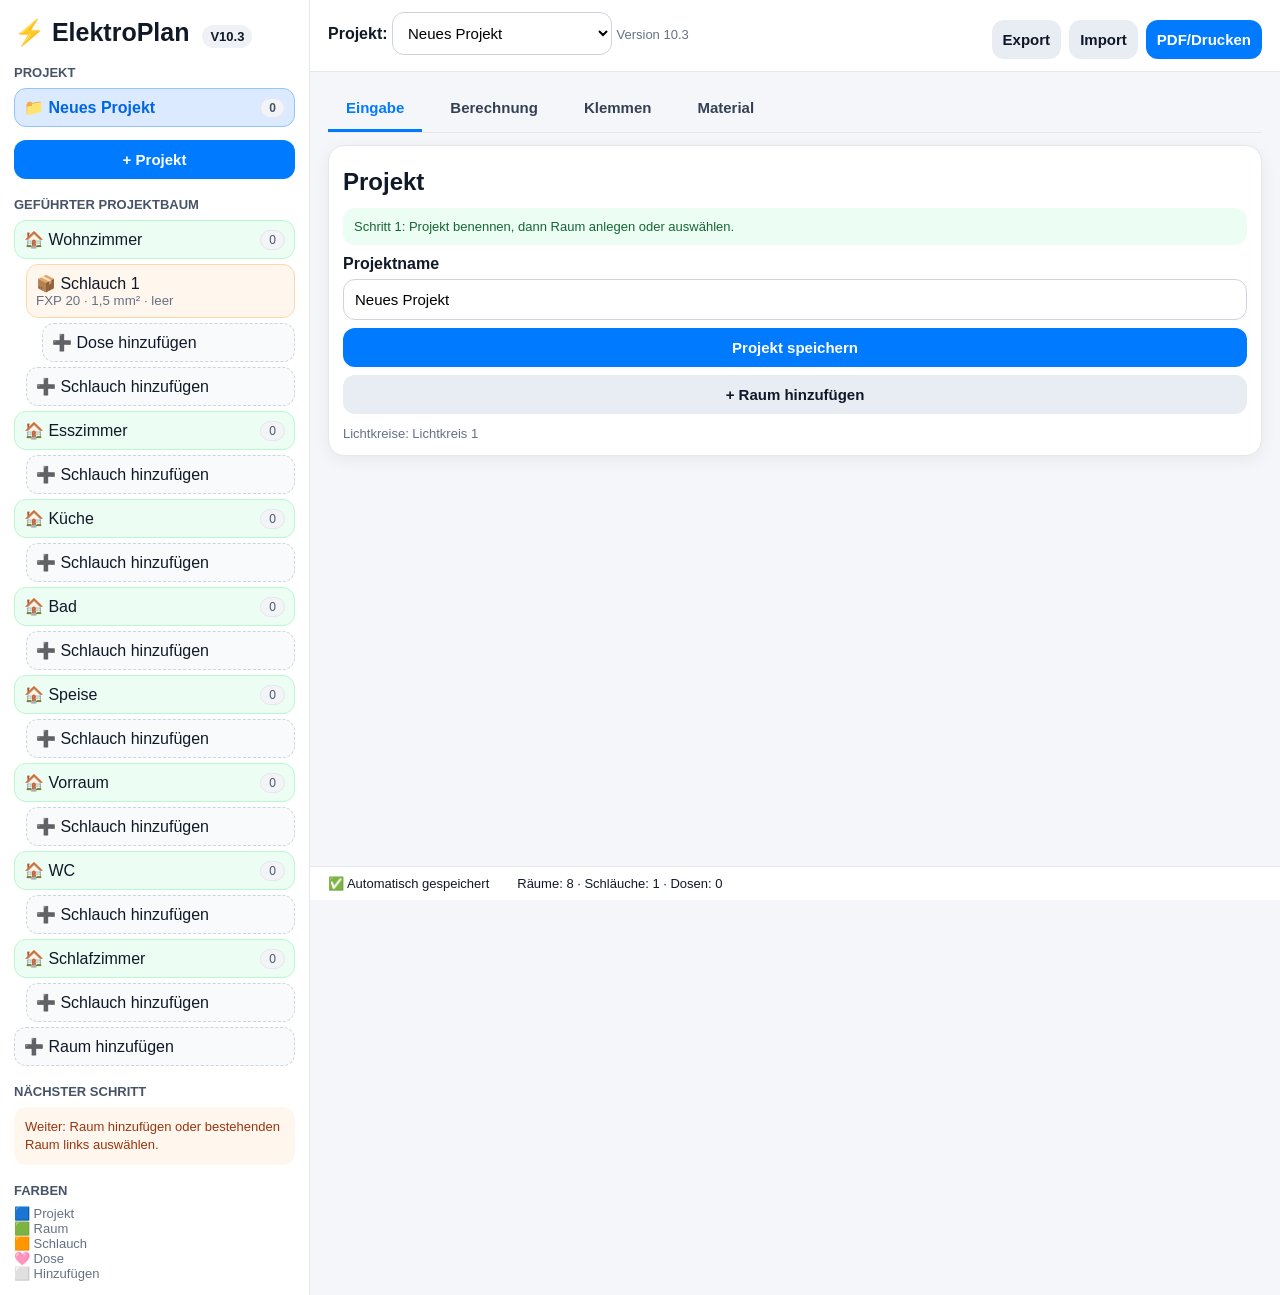
<file: index.html>
<!doctype html>
<html lang="de">
<head>
<meta charset="utf-8">
<meta name="viewport" content="width=device-width,initial-scale=1,maximum-scale=1,user-scalable=no">
<title>ElektroPlan V10.3</title>
<style>
*{box-sizing:border-box}
body{margin:0;background:#f4f6f9;color:#111827;font-family:-apple-system,BlinkMacSystemFont,"Segoe UI",Arial,sans-serif}
.app{display:grid;grid-template-columns:310px 1fr;min-height:100vh}
.sidebar{background:#fff;border-right:1px solid #e5e7eb;padding:14px;overflow:auto}
.main{padding:14px 18px 90px}
h1{font-size:25px;margin:4px 0 14px}.ver{font-size:13px;background:#eef2f7;border-radius:999px;padding:4px 8px;margin-left:6px}
h2{margin:8px 0 12px}.muted{color:#667085;font-size:13px}.sectionTitle{font-weight:900;color:#475467;font-size:13px;margin:18px 0 8px;text-transform:uppercase}
.card{background:#fff;border:1px solid #e5e7eb;border-radius:16px;padding:14px;margin:12px 0;box-shadow:0 4px 16px rgba(16,24,40,.06)}
input,select,button{width:100%;font-size:15px;padding:11px;border-radius:12px;border:1px solid #cfd4dc;background:#fff}
label{display:block;font-weight:800;margin:10px 0 6px}
button{border:0;background:#007aff;color:#fff;font-weight:900;margin-top:8px;cursor:pointer}
button.secondary{background:#e8edf3;color:#101828}
button.danger{background:#ef4444}.green{background:#16a34a}
.topbar{display:flex;justify-content:space-between;gap:12px;background:#fff;border-bottom:1px solid #e5e7eb;margin:-14px -18px 14px;padding:12px 18px;position:sticky;top:0;z-index:5}
.tabs{display:flex;gap:10px;border-bottom:1px solid #e5e7eb;margin-bottom:12px;overflow:auto}
.tabs button{width:auto;background:transparent;color:#344054;border-radius:0;border-bottom:3px solid transparent;padding:13px 18px;margin:0}
.tabs button.active{color:#007aff;border-bottom-color:#007aff}
.hidden{display:none!important}.grid{display:grid;grid-template-columns:1fr 1fr;gap:12px}
.checks{display:grid;grid-template-columns:1fr 1fr;gap:8px}.check{display:flex;gap:8px;align-items:center;background:#f8fafc;border:1px solid #e5e7eb;border-radius:12px;padding:10px;font-weight:800}.check input{width:auto}
.item{border:1px solid #e5e7eb;background:#fbfcfe;border-radius:14px;padding:12px;margin:9px 0}.row{display:flex;justify-content:space-between;gap:10px;align-items:flex-start}
.name{font-weight:900;font-size:17px}.pill{display:inline-block;background:#eaf4ff;color:#075985;border-radius:999px;padding:4px 9px;margin:4px 4px 0 0;font-size:12px;font-weight:800}
.nav{border-radius:12px;padding:9px;margin:5px 0;cursor:pointer;border:1px solid transparent}
.nav:hover,.nav.active{background:#eaf3ff;color:#0066e6;font-weight:900;border-color:#93c5fd}
.nav small{display:block;color:#667085;font-weight:500}
.indent1{margin-left:12px}.indent2{margin-left:28px}
.navProject{background:#eef2ff;border-color:#c7d2fe}
.navRoom{background:#ecfdf3;border-color:#bbf7d0}
.navHose{background:#fff7ed;border-color:#fed7aa}
.navDose{background:#fdf2f8;border-color:#fbcfe8}
.navAdd{background:#f8fafc;border-style:dashed;border-color:#cbd5e1}
.navProject.active{background:#dbeafe}.navRoom.active{background:#dcfce7}.navHose.active{background:#ffedd5}.navDose.active{background:#fce7f3}
.badge{float:right;background:#f2f4f7;border:1px solid #e5e7eb;border-radius:999px;padding:2px 8px;color:#475467;font-size:12px}.free{color:#16a34a;font-weight:900}.used{color:#dc2626;font-weight:900}
table{width:100%;border-collapse:collapse;font-size:13px}td,th{border-bottom:1px solid #e5e7eb;padding:7px;text-align:left;vertical-align:top}
.notice{background:#fff7ed;color:#9a3412;border-radius:12px;padding:11px;font-size:13px;line-height:1.4}.ok{background:#ecfdf3;color:#166534;border-radius:12px;padding:11px;font-size:13px}
.wire{display:flex;align-items:center;gap:8px;margin:6px 0}.dot{width:18px;height:18px;border-radius:50%;border:1px solid #333}.brown{background:#7b3f00}.blue{background:#0074d9}.black{background:#111}.grey{background:#999}.orange{background:#f59e0b}.yellowgreen{background:linear-gradient(90deg,green 50%,yellow 50%)}.purple{background:#7e22ce}
.footer{position:fixed;left:310px;right:0;bottom:0;background:#fff;border-top:1px solid #e5e7eb;padding:9px 18px;display:flex;gap:28px;font-size:13px}.fab{display:none}
@media(max-width:760px){body{font-size:17px}.app{display:block}.sidebar{display:block;border-right:0;border-bottom:1px solid #e5e7eb;max-height:330px}.main{padding:10px 10px 96px}.topbar{margin:-10px -10px 10px;padding:10px;display:block}.topbar select{width:100%!important;margin-top:8px}.tabs{gap:4px;position:sticky;top:0;background:#f4f6f9;z-index:4;padding-top:6px}.tabs button{font-size:14px;padding:12px 10px}.grid{grid-template-columns:1fr}.footer{left:0;overflow:auto;font-size:12px}.checks{grid-template-columns:1fr}.card{border-radius:18px;padding:14px;margin:10px 0}input,select,button{font-size:17px;min-height:52px}.item{padding:14px}.row{display:block}.row>div[style*="width"]{width:100%!important;display:grid;grid-template-columns:1fr 1fr;gap:8px;margin-top:10px}.row>div[style*="width"] button{margin-top:0}table{display:block;overflow-x:auto;white-space:nowrap}.fab{display:flex;position:fixed;right:18px;bottom:54px;width:58px;height:58px;border-radius:999px;font-size:32px;align-items:center;justify-content:center;box-shadow:0 10px 26px rgba(0,0,0,.25);z-index:10}}
@media print{.sidebar,.topbar,.tabs,.footer,.noPrint,.fab{display:none!important}.app{display:block}.main{padding:0}.card{box-shadow:none;border:0}}
</style>
</head>
<body>
<div class="app">
<aside class="sidebar">
<h1>⚡ ElektroPlan <span class="ver">V10.3</span></h1>
<div class="sectionTitle">Projekt</div>
<div id="treeProject"></div>
<button onclick="newProject()">+ Projekt</button>
<div class="sectionTitle">Geführter Projektbaum</div>
<div id="tree"></div>
<div class="sectionTitle">Nächster Schritt</div>
<div id="guideBox" class="notice"></div><div class="sectionTitle">Farben</div><div class="muted">🟦 Projekt<br>🟩 Raum<br>🟧 Schlauch<br>🩷 Dose<br>⬜ Hinzufügen</div>
</aside>

<main class="main">
<div class="topbar">
  <div><b>Projekt:</b> <select id="projectSelect" onchange="openProject(this.value)" style="width:220px;display:inline-block"></select> <span class="muted">Version 10.3</span></div>
  <div style="display:flex;gap:8px"><button class="secondary" onclick="exportProject()" style="width:auto">Export</button><button class="secondary" onclick="document.getElementById('importFile').click()" style="width:auto">Import</button><button onclick="window.print()" style="width:auto">PDF/Drucken</button><input id="importFile" class="hidden" type="file" accept=".json" onchange="importProject(event)"></div>
</div>

<div class="tabs">
<button id="bEdit" onclick="show('Edit')">Eingabe</button>
<button id="bCalc" onclick="show('Calc')">Berechnung</button>
<button id="bKlemmen" onclick="show('Klemmen')">Klemmen</button>
<button id="bMaterial" onclick="show('Material')">Material</button>
</div>

<section id="tabEdit">
 <div class="card">
  <h2 id="editTitle">Projekt</h2>
  <div id="editHelp" class="ok"></div>
  <div id="editContent"></div>
 </div>
</section>

<section id="tabCalc" class="hidden">
 <div class="card"><h2>Abschnittsberechnung je Schlauch</h2><div id="calcList"></div></div>
</section>

<section id="tabKlemmen" class="hidden">
 <div class="card"><h2>Reihenklemmen</h2><div class="notice">L direkt auf Automat, N direkt am 1P+N-Automaten, PE auf PE-Schiene. Reihenklemmen nur für geschaltete Leiter.</div><div id="klemmenList"></div></div>
</section>

<section id="tabMaterial" class="hidden">
 <div class="card"><h2>Material</h2><div id="materialList"></div></div>
 <div class="card noPrint"><button class="secondary" onclick="clearProject()">Aktuelles Projekt leeren</button><button class="danger" onclick="deleteProject()">Aktuelles Projekt löschen</button><button class="danger" onclick="resetAll()">Alle lokalen Daten löschen</button></div>
</section>
</main>
</div>
<button class="fab" onclick="selectAddDose()">+</button>
<div class="footer"><span>✅ Automatisch gespeichert</span><span id="footerStats"></span></div>

<script>
const KEY="elektroplan_v103";
const DEFAULT_ROOMS=["Wohnzimmer","Esszimmer","Küche","Bad","Speise","Vorraum","WC","Schlafzimmer"];
const ROOM_CODES={"Wohnzimmer":"WZ","Esszimmer":"EZ","Küche":"KÜ","Bad":"BA","Speise":"SP","Vorraum":"VR","WC":"WC","Schlafzimmer":"SZ"};
let db=loadDB(), currentId=null, selected={type:"project",room:null,hoseId:null,doseId:null}, activeTab="Edit";

function uid(){return"p"+Date.now()+"_"+Math.floor(Math.random()*9999)}
function hid(){return"h"+Date.now()+"_"+Math.floor(Math.random()*9999)}
function did(){return"d"+Date.now()+"_"+Math.floor(Math.random()*9999)}
function freshProject(name){let h={id:hid(),room:"Wohnzimmer",name:"Schlauch 1",fxp:"20",cross:"1,5"};return{id:uid(),name:name||"Neues Projekt",rooms:[...DEFAULT_ROOMS],hoses:[h],doses:[],lightGroups:["Lichtkreis 1"]}}
function loadDB(){try{return JSON.parse(localStorage.getItem(KEY))||{currentId:null,projects:[]}}catch{return{currentId:null,projects:[]}}}
function store(){db.currentId=currentId;localStorage.setItem(KEY,JSON.stringify(db));renderAll()}
function current(){return db.projects.find(p=>p.id===currentId)}
function migrate(p){if(!p.rooms)p.rooms=[...DEFAULT_ROOMS];if(!p.hoses)p.hoses=[];if(!p.doses)p.doses=[];if(!p.lightGroups)p.lightGroups=["Lichtkreis 1"];if(!p.hoses.length)p.hoses.push({id:hid(),room:p.rooms[0]||"Wohnzimmer",name:"Schlauch 1",fxp:"20",cross:"1,5"});p.hoses.forEach(h=>{if(!h.id)h.id=hid();if(!h.fxp)h.fxp="20";if(!h.cross)h.cross="1,5"});p.doses.forEach(d=>{if(!d.id)d.id=did();if(!d.hoseId){let h=p.hoses.find(x=>x.room===d.room)||p.hoses[0];d.hoseId=h.id;d.room=h.room}})}
function ensure(){if(!db.projects.length)db.projects.push(freshProject("Neues Projekt"));currentId=db.currentId||db.projects[0].id;db.projects.forEach(migrate)}
function esc(s){return String(s??"").replace(/[&<>"']/g,m=>({"&":"&amp;","<":"&lt;",">":"&gt;","\"":"&quot;","'":"&#039;"}[m]))}
function roomCode(r){return ROOM_CODES[r]||r.substring(0,2).toUpperCase()}
function hosesInRoom(p,r){return p.hoses.filter(h=>h.room===r).sort((a,b)=>num(a.name)-num(b.name))}
function num(s){let m=String(s).match(/\d+/);return m?parseInt(m[0]):9999}
function dosesInHose(p,hid){return p.doses.filter(d=>d.hoseId===hid)}
function nextDoseName(room){let p=current(),c=roomCode(room),max=0;p.doses.forEach(d=>{if(d.room===room&&d.name?.startsWith(c)){let n=parseInt(d.name.replace(c,""));if(!isNaN(n)&&n>max)max=n}});return c+String(max+1).padStart(2,"0")}
function show(t){["Edit","Calc","Klemmen","Material"].forEach(x=>{document.getElementById("tab"+x).classList.add("hidden");document.getElementById("b"+x).classList.remove("active")});activeTab=t;document.getElementById("tab"+t).classList.remove("hidden");document.getElementById("b"+t).classList.add("active");renderAll()}
function choose(type,room=null,hoseId=null,doseId=null){selected={type,room,hoseId,doseId};show("Edit")}
function openProject(id){currentId=id;selected={type:"project",room:null,hoseId:null,doseId:null};store()}
function newProject(){let p=freshProject("Neues Projekt");db.projects.push(p);currentId=p.id;choose("project")}
function deleteProject(){if(!confirm("Projekt löschen?"))return;db.projects=db.projects.filter(p=>p.id!==currentId);if(!db.projects.length)db.projects.push(freshProject("Neues Projekt"));currentId=db.projects[0].id;choose("project")}
function clearProject(){let p=current();if(!confirm("Alle Dosen und Schläuche leeren?"))return;p.doses=[];p.hoses=[{id:hid(),room:p.rooms[0]||"Wohnzimmer",name:"Schlauch 1",fxp:"20",cross:"1,5"}];choose("project")}
function resetAll(){if(!confirm("Alle lokalen Daten löschen?"))return;localStorage.removeItem(KEY);db={currentId:null,projects:[]};ensure();choose("project")}
function exportProject(){let p=current();let blob=new Blob([JSON.stringify(p,null,2)],{type:"application/json"});let a=document.createElement("a");a.href=URL.createObjectURL(blob);a.download=(p.name||"elektroplan")+".json";a.click();URL.revokeObjectURL(a.href)}
function importProject(ev){let f=ev.target.files[0];if(!f)return;let r=new FileReader();r.onload=()=>{let p=JSON.parse(r.result);p.id=uid();migrate(p);db.projects.push(p);currentId=p.id;choose("project")};r.readAsText(f)}
function addRoom(name){let p=current(),r=(name||document.getElementById("newRoomName")?.value||"").trim();if(!r)return alert("Raumname fehlt");if(!p.rooms.includes(r))p.rooms.push(r);let h=hosesInRoom(p,r)[0]||addHose(r,false);choose("hose",r,h.id)}
function addHose(room=selected.room,render=true){let p=current();let nr=hosesInRoom(p,room).length+1;let h={id:hid(),room,name:"Schlauch "+nr,fxp:"20",cross:"1,5"};p.hoses.push(h);if(render)choose("hose",room,h.id);return h}
function selectAddDose(){let p=current();let h=selected.hoseId?p.hoses.find(x=>x.id===selected.hoseId):p.hoses[0];if(!h){h=addHose(p.rooms[0],false)}choose("addDose",h.room,h.id,null)}
function saveProjectForm(){let p=current();p.name=document.getElementById("projectName").value.trim()||"Neues Projekt";store()}
function saveHoseForm(id){let p=current(),h=p.hoses.find(x=>x.id===id);h.name=hoseName.value.trim()||h.name;h.fxp=hoseFxp.value;h.cross=hoseCross.value;store()}
function deleteHose(id){let p=current();if(p.doses.some(d=>d.hoseId===id))return alert("Schlauch enthält Dosen.");if(!confirm("Schlauch löschen?"))return;p.hoses=p.hoses.filter(h=>h.id!==id);choose("project")}
function saveDoseForm(existingId=null){let p=current(),h=p.hoses.find(x=>x.id===doseHose.value);let devices=Array.from(document.querySelectorAll("#deviceChecks input:checked")).map(x=>x.value);if(!devices.length)return alert("Bitte Gerät auswählen");let lg=resolveLightGroup();let d={id:existingId||did(),room:h.room,hoseId:h.id,name:doseName.value.trim()||nextDoseName(h.room),type:doseType.value,devices,lightGroup:usesLight(devices)?lg:""};if(existingId){let i=p.doses.findIndex(x=>x.id===existingId);p.doses[i]=d}else p.doses.push(d);choose("hose",h.room,h.id)}
function deleteDose(id){let p=current();if(!confirm("Dose löschen?"))return;p.doses=p.doses.filter(d=>d.id!==id);choose("project")}
function moveDose(id,dir){let p=current(),i=p.doses.findIndex(d=>d.id===id),j=i+dir;if(i<0||j<0||j>=p.doses.length)return;[p.doses[i],p.doses[j]]=[p.doses[j],p.doses[i]];store()}

function usesLight(devices){
  return devices.some(v=>["Schalter","Serienschalter","Wechselschalter","Kreuzschalter","Lampe"].includes(v));
}
function lightGroupOptions(selectedGroup=""){
  let p=current();
  return (p.lightGroups||[]).map(g=>`<option ${g===selectedGroup?"selected":""}>${esc(g)}</option>`).join("") + `<option value="__new__">+ Neuer Lichtkreis...</option>`;
}
function lightGroupField(d=null){
  return `<div class="grid">
    <div>
      <label>Lichtkreis / Schaltgruppe</label>
      <select id="lightGroupSelect" onchange="toggleNewLightGroup()">${lightGroupOptions(d?.lightGroup||"")}</select>
    </div>
    <div>
      <label>Neuer Lichtkreis</label>
      <input id="newLightGroup" placeholder="z. B. Bad Licht" class="${d?.lightGroup?'hidden':''}">
    </div>
  </div>`;
}
function toggleNewLightGroup(){
  const s=document.getElementById("lightGroupSelect"), n=document.getElementById("newLightGroup");
  if(!s||!n)return;
  n.classList.toggle("hidden", s.value!=="__new__");
}
function resolveLightGroup(){
  const s=document.getElementById("lightGroupSelect"), n=document.getElementById("newLightGroup");
  if(!s)return "";
  let p=current(), g=s.value;
  if(g==="__new__")g=(n.value||"").trim();
  if(g && !p.lightGroups.includes(g))p.lightGroups.push(g);
  return g;
}
function deviceChecks(dev=[]){let vals=["Steckdose","Steckdose 2","Schalter","Serienschalter","Wechselschalter","Kreuzschalter","Lampe","Netzwerkdose","Herdanschluss","Geschirrspüler"];return `<div class="checks" id="deviceChecks">`+vals.map(v=>`<label class="check"><input type="checkbox" value="${v}" ${dev.includes(v)?"checked":""}>${v}${v==="Herdanschluss"?" 5×2,5":v==="Geschirrspüler"?" 3×2,5":""}</label>`).join("")+`</div>`}
function has(d,x){return d.devices.includes(x)} function socketCount(d){return(has(d,"Steckdose")?1:0)+(has(d,"Steckdose 2")?1:0)} function hasSocket(d){return socketCount(d)>0} function hasNetwork(d){return has(d,"Netzwerkdose")||d.type==="Netzwerkdose"} function hasHerd(d){return has(d,"Herdanschluss")} function hasGeschirr(d){return has(d,"Geschirrspüler")}
function calcForDoses(doses){let res=doses.map(()=>new Set());let socketEnd=-1;doses.forEach((d,i)=>{if(hasSocket(d))socketEnd=i});for(let i=0;i<=socketEnd;i++){res[i].add("L Steckdose");res[i].add("N Steckdose");res[i].add("PE")}doses.forEach((d,idx)=>{if(hasNetwork(d))for(let i=0;i<=idx;i++)res[i].add("Netzwerkkabel Cat / Datenleitung");if(hasHerd(d))for(let i=0;i<=idx;i++){res[i].add("Herd L1 2,5");res[i].add("Herd L2 2,5");res[i].add("Herd L3 2,5");res[i].add("Herd N 2,5");res[i].add("Herd PE 2,5")}if(hasGeschirr(d))for(let i=0;i<=idx;i++){res[i].add("Geschirrspüler L 2,5");res[i].add("Geschirrspüler N 2,5");res[i].add("Geschirrspüler PE 2,5")}});doses.forEach((d,idx)=>{
  const g=d.lightGroup?` (${d.lightGroup})`:"";
  if(has(d,"Schalter"))for(let i=0;i<=idx;i++){res[i].add("L Licht"+g);res[i].add("L geschaltet zurück"+g)}
  if(has(d,"Serienschalter"))for(let i=0;i<=idx;i++){res[i].add("L Licht"+g);res[i].add("L1 geschaltet zurück"+g);res[i].add("L2 geschaltet zurück"+g)}
  if(has(d,"Lampe"))for(let i=0;i<=idx;i++){res[i].add("L geschaltet"+g);res[i].add("N Licht"+g);res[i].add("PE")}
});let ws=doses.map((d,i)=>has(d,"Wechselschalter")?i:null).filter(x=>x!==null),ks=doses.map((d,i)=>has(d,"Kreuzschalter")?i:null).filter(x=>x!==null);if(ws.length===1){let last=ws[0];let g=doses[last].lightGroup?` (${doses[last].lightGroup})`:"";for(let i=0;i<=last;i++){res[i].add("L Licht"+g);res[i].add("K1"+g);res[i].add("K2"+g)}}if(ws.length>=2){let first=ws[0],last=ws[ws.length-1];let g=doses[last].lightGroup||doses[first].lightGroup;let gs=g?` (${g})`:"";for(let i=0;i<=last;i++){res[i].add("K1"+gs);res[i].add("K2"+gs);res[i].add("L geschaltet zurück"+gs)}for(let i=0;i<=first;i++)res[i].add("L Licht"+gs)}if(ws.length<2&&ks.length)ks.forEach(idx=>{let g=doses[idx].lightGroup?` (${doses[idx].lightGroup})`:"";for(let i=0;i<=idx;i++){res[i].add("K1"+g);res[i].add("K2"+g)}});return res.map(s=>Array.from(s))}
function calcAll(){let p=current(),out=[];p.hoses.forEach(h=>{let ds=dosesInHose(p,h.id);out.push({hose:h,doses:ds,calc:calcForDoses(ds)})});return out}
function eCount(w){return w.filter(x=>!x.includes("Netzwerk")).length}
function suggest(w,h){let net=w.some(x=>x.includes("Netzwerk")),has25=w.some(x=>x.includes("2,5"));let q=has25?"2,5":(h.cross||"1,5");let base=`${eCount(w)} Einzeldrähte ${q} mm² im FXP ${h.fxp}`;return net?base+" + 1× Netzwerkkabel":base}
function wireColor(w){if(w==="PE"||w.includes("PE"))return"yellowgreen";if(w.includes("N "))return"blue";if(w.includes("Steckdose"))return"brown";if(w.includes("K2"))return"grey";if(w.includes("Netzwerk"))return"purple";return"black"}
function wireHTML(w){return `<div class="wire"><span class="dot ${wireColor(w)}"></span>${esc(w)}</div>`}
function renderTree(){let p=current();projectSelect.innerHTML=db.projects.map(pr=>`<option value="${pr.id}" ${pr.id===p.id?"selected":""}>${esc(pr.name)}</option>`).join("");treeProject.innerHTML=`<div class="nav navProject ${selected.type==="project"?"active":""}" onclick="choose('project')">📁 ${esc(p.name)}<span class="badge">${p.doses.length}</span></div>`;let html="";p.rooms.forEach(r=>{html+=`<div class="nav navRoom ${selected.type==="room"&&selected.room===r?"active":""}" onclick="choose('room','${esc(r)}')">🏠 ${esc(r)}<span class="badge">${p.doses.filter(d=>d.room===r).length}</span></div>`;hosesInRoom(p,r).forEach(h=>{html+=`<div class="nav navHose indent1 ${selected.hoseId===h.id?"active":""}" onclick="choose('hose','${esc(r)}','${h.id}')">📦 ${esc(h.name)}<small>FXP ${esc(h.fxp)} · ${esc(h.cross)} mm² · ${dosesInHose(p,h.id).length?dosesInHose(p,h.id).length+" Dosen":"leer"}</small></div>`;dosesInHose(p,h.id).forEach(d=>{html+=`<div class="nav navDose indent2 ${selected.doseId===d.id?"active":""}" onclick="choose('dose','${esc(r)}','${h.id}','${d.id}')">▣ ${esc(d.name)}<small>${esc(d.devices.join(", "))}${d.lightGroup?" · "+esc(d.lightGroup):""}</small></div>`});html+=`<div class="nav navAdd indent2" onclick="choose('addDose','${esc(r)}','${h.id}')">➕ Dose hinzufügen</div>`});html+=`<div class="nav navAdd indent1" onclick="choose('addHose','${esc(r)}')">➕ Schlauch hinzufügen</div>`});html+=`<div class="nav navAdd" onclick="choose('addRoom')">➕ Raum hinzufügen</div>`;tree.innerHTML=html}
function renderEdit(){let p=current(),c=editContent;if(selected.type==="project"){editTitle.textContent="Projekt";editHelp.innerHTML="Schritt 1: Projekt benennen, dann Raum anlegen oder auswählen.";c.innerHTML=`<label>Projektname</label><input id="projectName" value="${esc(p.name)}"><button onclick="saveProjectForm()">Projekt speichern</button><button class="secondary" onclick="choose('addRoom')">+ Raum hinzufügen</button><div class="muted" style="margin-top:12px">Lichtkreise: ${esc((p.lightGroups||[]).join(", "))}</div>`}else if(selected.type==="room"){editTitle.textContent="Raum: "+selected.room;editHelp.innerHTML="Schritt 2: Schlauch im Raum auswählen oder neu anlegen.";c.innerHTML=`<button onclick="choose('addHose','${esc(selected.room)}')">+ Schlauch hinzufügen</button>`}else if(selected.type==="addRoom"){editTitle.textContent="Raum hinzufügen";editHelp.innerHTML="Gib einen Raum ein, danach wird automatisch ein Schlauch vorbereitet.";c.innerHTML=`<label>Raumname</label><input id="newRoomName" placeholder="z. B. Büro"><button onclick="addRoom()">Raum speichern</button>`}else if(selected.type==="addHose"){editTitle.textContent="Schlauch hinzufügen";editHelp.innerHTML="Schritt 3: FXP und Querschnitt auswählen.";c.innerHTML=hoseForm(null,selected.room)}else if(selected.type==="hose"){let h=p.hoses.find(x=>x.id===selected.hoseId);editTitle.textContent=h.room+" · "+h.name;editHelp.innerHTML="Schritt 4: Dose in diesem Schlauch anlegen oder Schlauchdaten ändern.";c.innerHTML=hoseForm(h,h.room)+`<button onclick="choose('addDose','${esc(h.room)}','${h.id}')">+ Dose hinzufügen</button>`}else if(selected.type==="addDose"){let h=p.hoses.find(x=>x.id===selected.hoseId);editTitle.textContent="Dose hinzufügen";editHelp.innerHTML="Geräte anhaken und speichern. Danach kannst du direkt die nächste Dose anlegen.";c.innerHTML=doseForm(null,h)}else if(selected.type==="dose"){let d=p.doses.find(x=>x.id===selected.doseId),h=p.hoses.find(x=>x.id===d.hoseId);editTitle.textContent="Dose bearbeiten: "+d.name;editHelp.innerHTML="Hier kannst du Geräte, Namen oder Schlauch ändern.";c.innerHTML=doseForm(d,h)}}

function hoseChoiceNumber(room){
  const used=new Set(hosesInRoom(current(),room).map(h=>num(h.name)));
  for(let i=1;i<=20;i++)if(!used.has(i))return i;
  return 20;
}
function hoseChoiceOptions(room,selectedNum=0){
  const p=current();
  const hs=hosesInRoom(p,room);
  let out="";
  for(let i=1;i<=20;i++){
    const existing=hs.find(h=>num(h.name)===i);
    const label=existing?`🔴 Schlauch ${i} vorhanden (${dosesInHose(p,existing.id).length} Dosen)`:`🟢 Schlauch ${i} frei`;
    out+=`<option value="${i}" ${i===selectedNum?"selected":""}>${label}</option>`;
  }
  return out;
}
function hoseChoiceChanged(room){
  const p=current();
  const n=parseInt(document.getElementById("hoseChoice").value,10);
  const existing=hosesInRoom(p,room).find(h=>num(h.name)===n);
  const info=document.getElementById("hoseChoiceInfo");
  if(existing){
    info.innerHTML=`<span class="used">✖ Schlauch ${n} ist bereits vorhanden.</span><br>${dosesInHose(p,existing.id).length} Dosen in diesem Schlauch.`;
    document.getElementById("openExistingHoseBtn").classList.remove("hidden");
    document.getElementById("saveHoseBtn").classList.add("hidden");
    document.getElementById("hoseName").value=existing.name;
    document.getElementById("hoseFxp").value=existing.fxp||"20";
    document.getElementById("hoseCross").value=existing.cross||"1,5";
  }else{
    info.innerHTML=`<span class="free">✓ Schlauch ${n} ist frei.</span>`;
    document.getElementById("openExistingHoseBtn").classList.add("hidden");
    document.getElementById("saveHoseBtn").classList.remove("hidden");
    document.getElementById("hoseName").value="Schlauch "+n;
  }
}
function openExistingHose(room){
  const n=parseInt(document.getElementById("hoseChoice").value,10);
  const h=hosesInRoom(current(),room).find(h=>num(h.name)===n);
  if(h)choose("hose",room,h.id);
}
function hoseForm(h,room){
  let isNew=!h;
  let selectedNum=isNew?hoseChoiceNumber(room):num(h.name);
  let name=isNew?("Schlauch "+selectedNum):h.name;
  return `${isNew?`
  <label>Schlauch auswählen</label>
  <select id="hoseChoice" onchange="hoseChoiceChanged('${esc(room)}')">${hoseChoiceOptions(room,selectedNum)}</select>
  <div id="hoseChoiceInfo" class="ok" style="margin-top:8px"><span class="free">✓ Schlauch ${selectedNum} ist frei.</span></div>
  <button id="openExistingHoseBtn" class="secondary hidden" onclick="openExistingHose('${esc(room)}')">Vorhandenen Schlauch öffnen</button>`:""}
  <label>Name</label>
  <input id="hoseName" value="${esc(name)}" ${isNew?"readonly":""}>
  <div class="grid">
    <div><label>FXP</label><select id="hoseFxp">
      <option ${h?.fxp==="16"?"selected":""}>16</option>
      <option ${!h||h.fxp==="20"?"selected":""}>20</option>
      <option ${h?.fxp==="25"?"selected":""}>25</option>
      <option ${h?.fxp==="32"?"selected":""}>32</option>
    </select></div>
    <div><label>Querschnitt</label><select id="hoseCross">
      <option ${!h||h.cross==="1,5"?"selected":""}>1,5</option>
      <option ${h?.cross==="2,5"?"selected":""}>2,5</option>
    </select></div>
  </div>
  <button id="saveHoseBtn" onclick="${isNew?`saveNewHose('${esc(room)}')`:`saveHoseForm('${h.id}')`}">${isNew?"Schlauch speichern":"Schlauch speichern"}</button>
  ${h?`<button class="danger" onclick="deleteHose('${h.id}')">Schlauch löschen</button>`:""}`;
}
function saveNewHose(room){
  const n=parseInt(document.getElementById("hoseChoice")?.value||hoseChoiceNumber(room),10);
  const existing=hosesInRoom(current(),room).find(h=>num(h.name)===n);
  if(existing){choose("hose",room,existing.id);return}
  let h=addHose(room,false);
  h.name="Schlauch "+n;
  h.fxp=hoseFxp.value;
  h.cross=hoseCross.value;
  choose("hose",room,h.id)
}
function doseForm(d,h){let p=current();let hoseOpts=p.hoses.map(x=>`<option value="${x.id}" ${x.id===(d?.hoseId||h.id)?"selected":""}>${esc(x.room)} · ${esc(x.name)} · FXP ${esc(x.fxp)} · ${esc(x.cross)} mm²</option>`).join("");return `<div class="grid"><div><label>Dosenname</label><input id="doseName" value="${esc(d?.name||nextDoseName(h.room))}"></div><div><label>Schlauch</label><select id="doseHose">${hoseOpts}</select></div></div><label>Dosenart</label><select id="doseType"><option>1-fach Dose</option><option>2-fach Dose</option><option>3-fach Dose</option><option>Lampenauslass</option><option>Netzwerkdose</option></select>${lightGroupField(d)}<label>Geräte</label>${deviceChecks(d?.devices||[])}<button onclick="saveDoseForm(${d?`'${d.id}'`:"null"})">Dose speichern</button>${d?`<button class="danger" onclick="deleteDose('${d.id}')">Dose löschen</button>`:""}`}
function renderCalc(){let groups=calcAll();calcList.innerHTML=groups.map(g=>!g.doses.length?"":`<h3>${esc(g.hose.room)} · ${esc(g.hose.name)} · FXP ${esc(g.hose.fxp)} · ${esc(g.hose.cross)} mm²</h3>`+g.calc.map((w,i)=>`<div class="item"><div class="name">${i===0?"Verteiler":esc(g.doses[i-1].name)} → ${esc(g.doses[i].name)}</div><b>${eCount(w)} Einzeldrähte</b>${w.some(x=>x.includes("Netzwerk"))?" + LAN":""}<div class="muted">${suggest(w,g.hose)}</div>${w.map(wireHTML).join("")}</div>`).join("")).join("")||"<div class='muted'>Noch keine Dosen.</div>"}
function switchedOutputsForHose(ds){let hasSeries=ds.find(d=>has(d,"Serienschalter"));if(hasSeries)return [{dose:hasSeries,label:"L1 geschaltet"},{dose:hasSeries,label:"L2 geschaltet"}];let chain=ds.filter(d=>has(d,"Wechselschalter")||has(d,"Kreuzschalter"));if(chain.some(d=>has(d,"Wechselschalter")))return [{dose:chain.filter(d=>has(d,"Wechselschalter")).slice(-1)[0],label:"L geschaltet"}];let sw=ds.find(d=>has(d,"Schalter"));return sw?[{dose:sw,label:"L geschaltet"}]:[]}
function renderKlemmen(){
  let p=current(), rows="", nr=1, groups={};
  p.doses.forEach(d=>{
    if(!usesLight(d.devices))return;
    let g=d.lightGroup || (d.room+" Licht");
    if(!groups[g])groups[g]={name:g, switches:[], series:[], lamps:[]};
    if(has(d,"Schalter")||has(d,"Wechselschalter")||has(d,"Kreuzschalter"))groups[g].switches.push(d);
    if(has(d,"Serienschalter"))groups[g].series.push(d);
    if(has(d,"Lampe"))groups[g].lamps.push(d);
  });
  Object.values(groups).forEach(g=>{
    if(g.series.length){
      g.series.forEach(d=>{
        rows+=`<tr><td>X${nr++}</td><td>${esc(g.name)}</td><td>${esc(d.room)}</td><td>${esc(d.name)}</td><td>L1 geschaltet</td></tr>`;
        rows+=`<tr><td>X${nr++}</td><td>${esc(g.name)}</td><td>${esc(d.room)}</td><td>${esc(d.name)}</td><td>L2 geschaltet</td></tr>`;
      });
    }else if(g.switches.length){
      let d=g.switches[g.switches.length-1];
      rows+=`<tr><td>X${nr++}</td><td>${esc(g.name)}</td><td>${esc(d.room)}</td><td>${esc(d.name)}</td><td>L geschaltet von letztem Schalter</td></tr>`;
    }
  });
  klemmenList.innerHTML=rows?`<table><tr><th>Klemme</th><th>Lichtkreis</th><th>Raum</th><th>Schalter/Dose</th><th>Funktion</th></tr>${rows}</table><h3>Gesamt: ${nr-1} Reihenklemmen</h3>`:"<div class='muted'>Keine geschalteten Leiter erkannt.</div>";
}
function renderMaterial(){let counts={},fxp={},wireCross={},net=0,total=0;current().doses.forEach(d=>d.devices.forEach(v=>counts[v]=(counts[v]||0)+1));calcAll().forEach(g=>{if(g.doses.length)fxp[g.hose.fxp]=(fxp[g.hose.fxp]||0)+1;g.calc.forEach(w=>{w.filter(x=>!x.includes("Netzwerk")).forEach(x=>{let q=x.includes("2,5")?"2,5":g.hose.cross;wireCross[q]=(wireCross[q]||0)+1;total++});if(w.some(x=>x.includes("Netzwerk")))net++})});materialList.innerHTML=`<h3>Geräte</h3>${Object.entries(counts).map(([k,v])=>`<div>${v} × ${esc(k)}</div>`).join("")||"Keine Geräte"}<h3>FXP</h3>${Object.entries(fxp).map(([k,v])=>`<div>${v} × FXP ${k}</div>`).join("")}<h3>Einzeldrähte</h3>${Object.entries(wireCross).map(([k,v])=>`<div>${v} × ${k} mm²</div>`).join("")}<div>Gesamt: ${total}</div>${net?`<div>${net} × Netzwerkkabel</div>`:""}`}
function renderGuide(){let p=current();let msg="Projekt benennen und Raum auswählen.";if(selected.type==="project")msg="Weiter: Raum hinzufügen oder bestehenden Raum links auswählen.";if(selected.type==="room")msg="Weiter: Schlauch hinzufügen oder auswählen.";if(selected.type==="hose")msg="Weiter: Dose hinzufügen.";if(selected.type==="dose")msg="Dose bearbeiten, bei Schalter/Lampe den richtigen Lichtkreis wählen und speichern.";guideBox.innerHTML=msg}
function renderAll(){let p=current();migrate(p);renderTree();renderEdit();renderCalc();renderKlemmen();renderMaterial();renderGuide();footerStats.textContent=`Räume: ${p.rooms.length} · Schläuche: ${p.hoses.length} · Dosen: ${p.doses.length}`}
ensure();renderAll();show("Edit");
</script>
</body>
</html>
</file>
